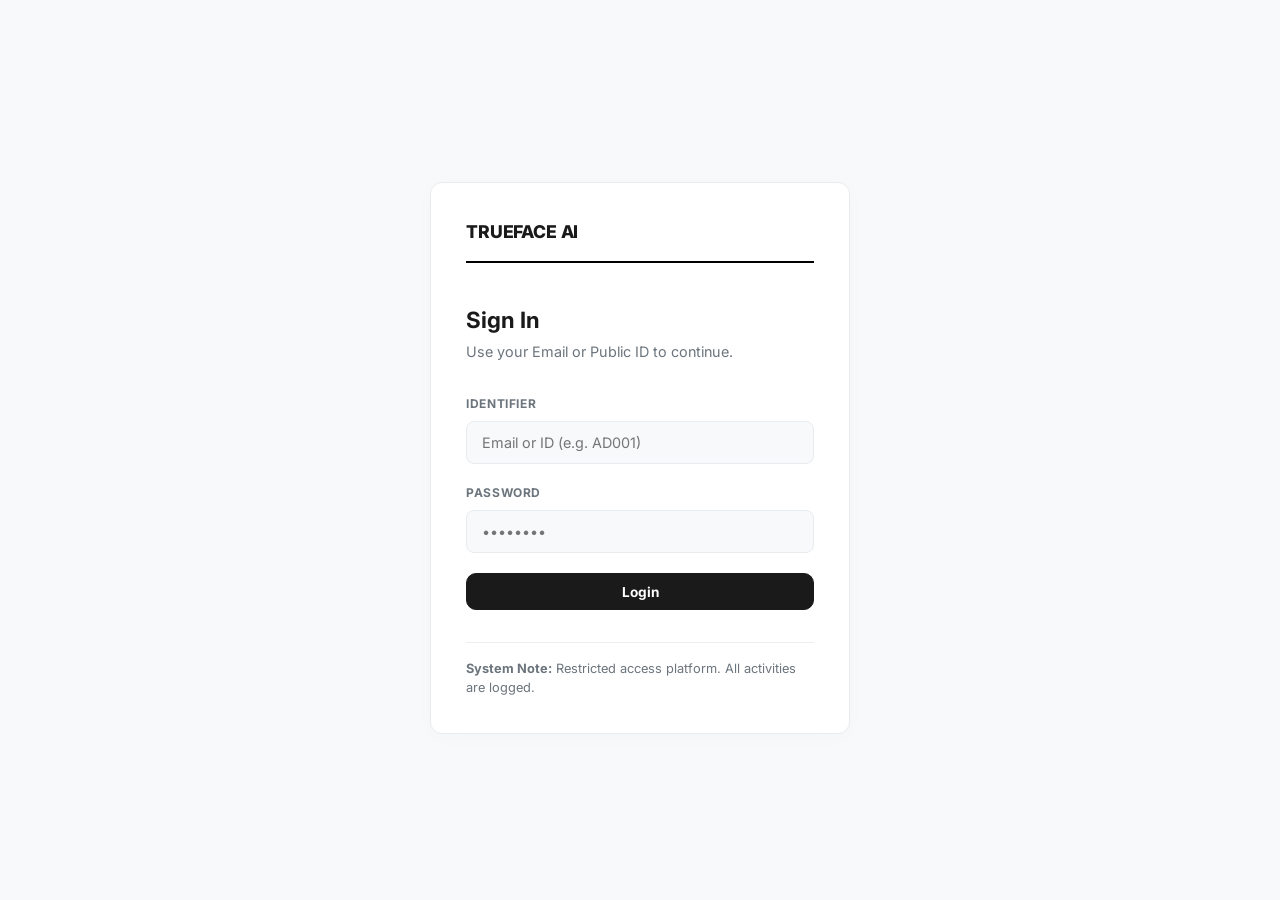
<file: frontend/index.html>
<!DOCTYPE html>
<html lang="en">
<head>
    <meta charset="UTF-8">
    <meta name="viewport" content="width=device-width, initial-scale=1.0">
    <title>TrueFace AI - Advanced Occlusion Recognition</title>
    <!-- Fonts -->
    <link rel="stylesheet" href="css/styles.css">
</head>
<body>
    <div class="container">
        <!-- Navigation (Standardized) -->
        <nav class="navbar">
            <div class="brand">TrueFace AI</div>
            <ul class="nav-links">
                <li><a href="index.html" class="nav-link active">Home</a></li>
                <li><a href="history.html" class="nav-link">History</a></li>
                <li data-role="ADMIN"><a href="admin.html" class="nav-link">Admin</a></li>
                <li style="margin-left: 1rem; border-left: 1px solid var(--border); padding-left: 1rem;">
                    <span id="user-display" class="text-muted" style="font-size: 0.8rem; font-weight: 600;"></span>
                </li>
                <li><a href="#" id="logout-link" class="nav-link logout">Logout</a></li>
            </ul>
        </nav>

        <!-- Hero Section -->
        <header class="hero">
            <h1>Identify Faces <span>Under Occlusion</span></h1>
            <p class="text-muted">Advanced AI that recognizes individuals even with masks, glasses, or 50% facial coverage.</p>
        </header>

        <!-- Stats Grid (Minimalist) -->
        <div class="home-grid stats-grid" style="margin-bottom: 4rem;">
            <div class="stark-box stat-card">
                <p class="text-muted" style="font-size: 0.8rem; text-transform: uppercase; font-weight: 600;">Stored Faces</p>
                <div class="stat-value" id="stat-faces">0</div>
            </div>
            <div class="stark-box stat-card">
                <p class="text-muted" style="font-size: 0.8rem; text-transform: uppercase; font-weight: 600;">Detections</p>
                <div class="stat-value" id="stat-detections">0</div>
            </div>
            <div class="stark-box stat-card">
                <p class="text-muted" style="font-size: 0.8rem; text-transform: uppercase; font-weight: 600;">Accuracy</p>
                <div class="stat-value">95%</div>
            </div>
        </div>

        <!-- Dashboard Grid (FORCED HORIZONTAL) -->
        <div class="home-grid">
            <!-- Image Upload -->
            <div class="stark-box" id="drop-zone-image">
                <h3>Process Image</h3>
                <p class="text-muted" style="font-size: 0.8rem; margin-bottom: 2rem;">Detect faces in static photos.</p>

                <div class="upload-area">
                    <p style="font-size: 0.8rem;">Drag & Drop or <span style="text-decoration: underline; cursor: pointer;">Browse</span></p>
                    <input type="file" id="file-input-image" accept="image/*" hidden>
                </div>

                <div id="preview-container-image" style="display: none; margin-top: 1rem;">
                    <p id="filename-image" class="text-muted" style="font-size: 0.75rem; margin-bottom: 1rem;"></p>
                    <button id="btn-process-image" class="btn btn-primary" style="width: 100%;">Analyze Now</button>
                </div>
            </div>

            <!-- Video Upload -->
            <div class="stark-box" id="drop-zone-video">
                <h3>Process Video</h3>
                <p class="text-muted" style="font-size: 0.8rem; margin-bottom: 2rem;">Track faces in security clips.</p>

                <div class="upload-area">
                    <p style="font-size: 0.8rem;">Drag & Drop or <span style="text-decoration: underline; cursor: pointer;">Browse</span></p>
                    <input type="file" id="file-input-video" accept="video/*" hidden>
                </div>

                <div id="preview-container-video" style="display: none; margin-top: 1rem;">
                    <p id="filename-video" class="text-muted" style="font-size: 0.75rem; margin-bottom: 1rem;"></p>
                    <button id="btn-process-video" class="btn btn-primary" style="width: 100%;">Analyze Video</button>
                </div>
            </div>

            <!-- Add to Database (MANAGER ONLY) -->
            <div class="stark-box" id="drop-zone-database" data-role="MANAGER">
                <h3>Add to Database</h3>
                <p class="text-muted" style="font-size: 0.8rem; margin-bottom: 2rem;">Train AI with new individuals.</p>

                <div class="upload-area">
                    <p style="font-size: 0.8rem;">Drop Face Image</p>
                    <input type="file" id="file-input-database" accept="image/*" hidden>
                </div>

                <div id="database-inputs" style="display: none; margin-top: 1rem; text-align: left;">
                    <div class="form-group" style="margin-bottom: 1rem;">
                        <label style="font-size: 0.8rem; font-weight: 600;">Full Name</label>
                        <input type="text" id="db-person-name" class="form-input" placeholder="e.g. John Doe">
                    </div>

                    <img id="db-preview-img" src="" style="width: 100%; height: 120px; object-fit: cover; border: 1px solid var(--border); margin-bottom: 1rem; border-radius: 8px;">

                    <button id="btn-add-database" class="btn btn-primary" style="width: 100%;">Save Face</button>
                    <p id="db-status-msg" style="margin-top: 0.75rem; font-size: 0.75rem; text-align: center;" class="text-muted"></p>
                </div>
            </div>
        </div>
    </div>

    <!-- Processing Overlay -->
    <div id="processing-overlay" class="processing-overlay" style="display: none; background: rgba(255,255,255,0.95);">
        <div style="border: 4px solid #eee; border-top: 4px solid black; width: 40px; height: 40px; border-radius: 50%; animation: spin 1s linear infinite; margin-bottom: 1.5rem;"></div>
        <h3>Analyzing Content</h3>
        <p class="text-muted">Processing biometric data...</p>
    </div>

    <script src="js/auth.js"></script>
    <script src="js/main.js"></script>
    <script>
        // Specific Logout integration
        document.getElementById('logout-link').onclick = (e) => {
            e.preventDefault();
            auth.logout();
        };
    </script>
</body>
</html>
</file>
<file: frontend/css/styles.css>
/* TrueFace AI - Soft Minimalist Design System (Premium Reconstruction) */

@import url('https://fonts.googleapis.com/css2?family=Inter:wght@300;400;500;600;700&display=swap');

:root {
    --bg: #f8f9fa;
    --surface: #ffffff;
    --text: #1a1a1a;
    --text-muted: #6c757d;
    --border: #e9ecef;
    --border-dark: #1a1a1a;
    --radius: 12px;
    --shadow-sm: 0 4px 20px rgba(0, 0, 0, 0.02);
    --shadow-md: 0 10px 30px rgba(0, 0, 0, 0.04);
}

* {
    margin: 0;
    padding: 0;
    box-sizing: border-box;
    font-family: 'Inter', sans-serif;
}

body {
    background-color: var(--bg);
    color: var(--text);
    line-height: 1.5;
    min-height: 100vh;
}

.container {
    max-width: 1200px;
    margin: 0 auto;
    padding: 1.5rem;
}

/* Global Navbar (Pill Design) */
.navbar {
    display: flex;
    justify-content: space-between;
    align-items: center;
    padding: 0.75rem 2rem;
    background: var(--surface);
    border: 1px solid var(--border);
    border-radius: 100px;
    margin-bottom: 3rem;
    box-shadow: var(--shadow-sm);
    position: sticky;
    top: 1rem;
    z-index: 1000;
}

.brand {
    font-size: 1.1rem;
    font-weight: 800;
    text-transform: uppercase;
    letter-spacing: -0.01em;
}

.nav-links {
    display: flex;
    align-items: center;
    gap: 1.5rem;
    list-style: none;
}

.nav-link {
    color: var(--text-muted);
    text-decoration: none;
    font-weight: 600;
    font-size: 0.85rem;
}

.nav-link.active {
    color: var(--text);
}

.nav-link.logout {
    background: var(--bg);
    padding: 0.5rem 1.25rem;
    border-radius: 100px;
    color: var(--text);
}

.auth-container {
    display: flex;
    align-items: center;
    justify-content: center;
    min-height: 100vh;
}

.auth-form {
    width: 100%;
    max-width: 420px;
    /* KEY FIX */
}

/* Home Dashboard Grid (FORCED HORIZONTAL) */
.home-grid {
    display: flex;
    flex-direction: row;
    align-items: stretch;
    justify-content: space-between;
    gap: 1.5rem;
    width: 100%;
}

.home-grid>div {
    flex: 1;
}

/* Results Layout (FIXED SPLIT) */
.results-layout {
    display: grid;
    grid-template-columns: 1.4fr 1fr;
    gap: 2rem;
    align-items: start;
}

/* Box Components */
.stark-box {
    background: var(--surface);
    border: 1px solid var(--border);
    border-radius: var(--radius);
    padding: 1.5rem;
    margin-top: 1rem;
    box-shadow: var(--shadow-sm);
}

/* Premium Detection Item */
.detection-item-premium {
    display: flex;
    gap: 1.5rem;
    padding: 1.25rem;
    background: var(--surface);
    border: 1px solid var(--border);
    border-radius: var(--radius);
    margin-bottom: 1rem;
    align-items: center;
    transition: transform 0.2s;
}

.detection-item-premium:hover {
    transform: translateX(4px);
    border-color: var(--text);
}

.face-thumb-lg {
    width: 72px;
    height: 72px;
    object-fit: cover;
    border-radius: 8px;
    border: 1px solid var(--border);
}

.status-badge {
    display: inline-block;
    font-size: 0.65rem;
    font-weight: 800;
    text-transform: uppercase;
    padding: 2px 8px;
    border: 1.5px solid var(--text);
    border-radius: 4px;
    margin-bottom: 0.5rem;
}

/* Buttons */
.btn {
    display: inline-flex;
    align-items: center;
    justify-content: center;
    padding: 0.6rem 1.5rem;
    border-radius: 10px;
    font-weight: 700;
    font-size: 0.85rem;
    cursor: pointer;
    transition: all 0.2s;
    border: 1px solid var(--text);
}

.btn-primary {
    background: var(--text);
    color: white;
}

.btn-primary:hover {
    opacity: 0.9;
    transform: translateY(-1px);
}

.btn-secondary {
    background: white;
    color: var(--text);
    border-color: var(--border);
}

/* Shifting Toggle (Tabs) */
.tab-switcher {
    display: flex;
    background: #e9ecef;
    padding: 4px;
    border-radius: 14px;
    margin-bottom: 2.5rem;
    max-width: 480px;
    margin-left: auto;
    margin-right: auto;
}

.tab-btn {
    flex: 1;
    padding: 0.8rem 1rem;
    border: none;
    background: none;
    font-weight: 700;
    font-size: 0.85rem;
    cursor: pointer;
    border-radius: 11px;
    transition: all 0.25s cubic-bezier(0.4, 0, 0.2, 1);
    color: var(--text-muted);
}

.tab-btn.active {
    background: var(--surface);
    color: var(--text);
    box-shadow: 0 4px 12px rgba(0, 0, 0, 0.05);
}

.auth-form h2 {
    font-size: 1.4rem;
    margin-bottom: 0.3rem;
}

.auth-form .text-muted {
    font-size: 0.85rem;
}

/* Vertical Form Group */
.form-group {
    display: flex;
    flex-direction: column;
    gap: 0.5rem;
    margin-bottom: 1.25rem;
    text-align: left;
}

.form-group label {
    font-size: 0.75rem;
    font-weight: 700;
    text-transform: uppercase;
    color: var(--text-muted);
    letter-spacing: 0.05em;
}

.form-input {
    width: 100%;
    padding: 0.75rem 0.9rem;
    border-radius: 8px;
    border: 1px solid var(--border);
    background: var(--bg);
    font-size: 0.9rem;
    transition: all 0.2s ease;
}

.form-input:focus {
    outline: none;
    border-color: var(--text);
    background: white;
}

/* Upload Area */
.upload-area {
    background: var(--bg);
    border: 2px dashed var(--border);
    padding: 2rem;
    text-align: center;
    border-radius: var(--radius);
    margin: 1.5rem 0;
}

/* Processing Overlay (Standardized) */
.processing-overlay {
    position: fixed;
    inset: 0;
    display: none;
    flex-direction: column;
    align-items: center;
    justify-content: center;
    background: rgba(255, 255, 255, 0.9);
    backdrop-filter: blur(8px);
    z-index: 9999;
}

@keyframes spin {
    to {
        transform: rotate(360deg);
    }
}

/* Shared Utilities */
.text-muted {
    color: var(--text-muted);
    font-size: 0.9rem;
}

.hidden {
    display: none !important;
}

/* Responsive (Stack only on Mobile) */
@media (max-width: 992px) {

    .home-grid,
    .results-layout {
        grid-template-columns: 1fr;
    }
}
</file>
